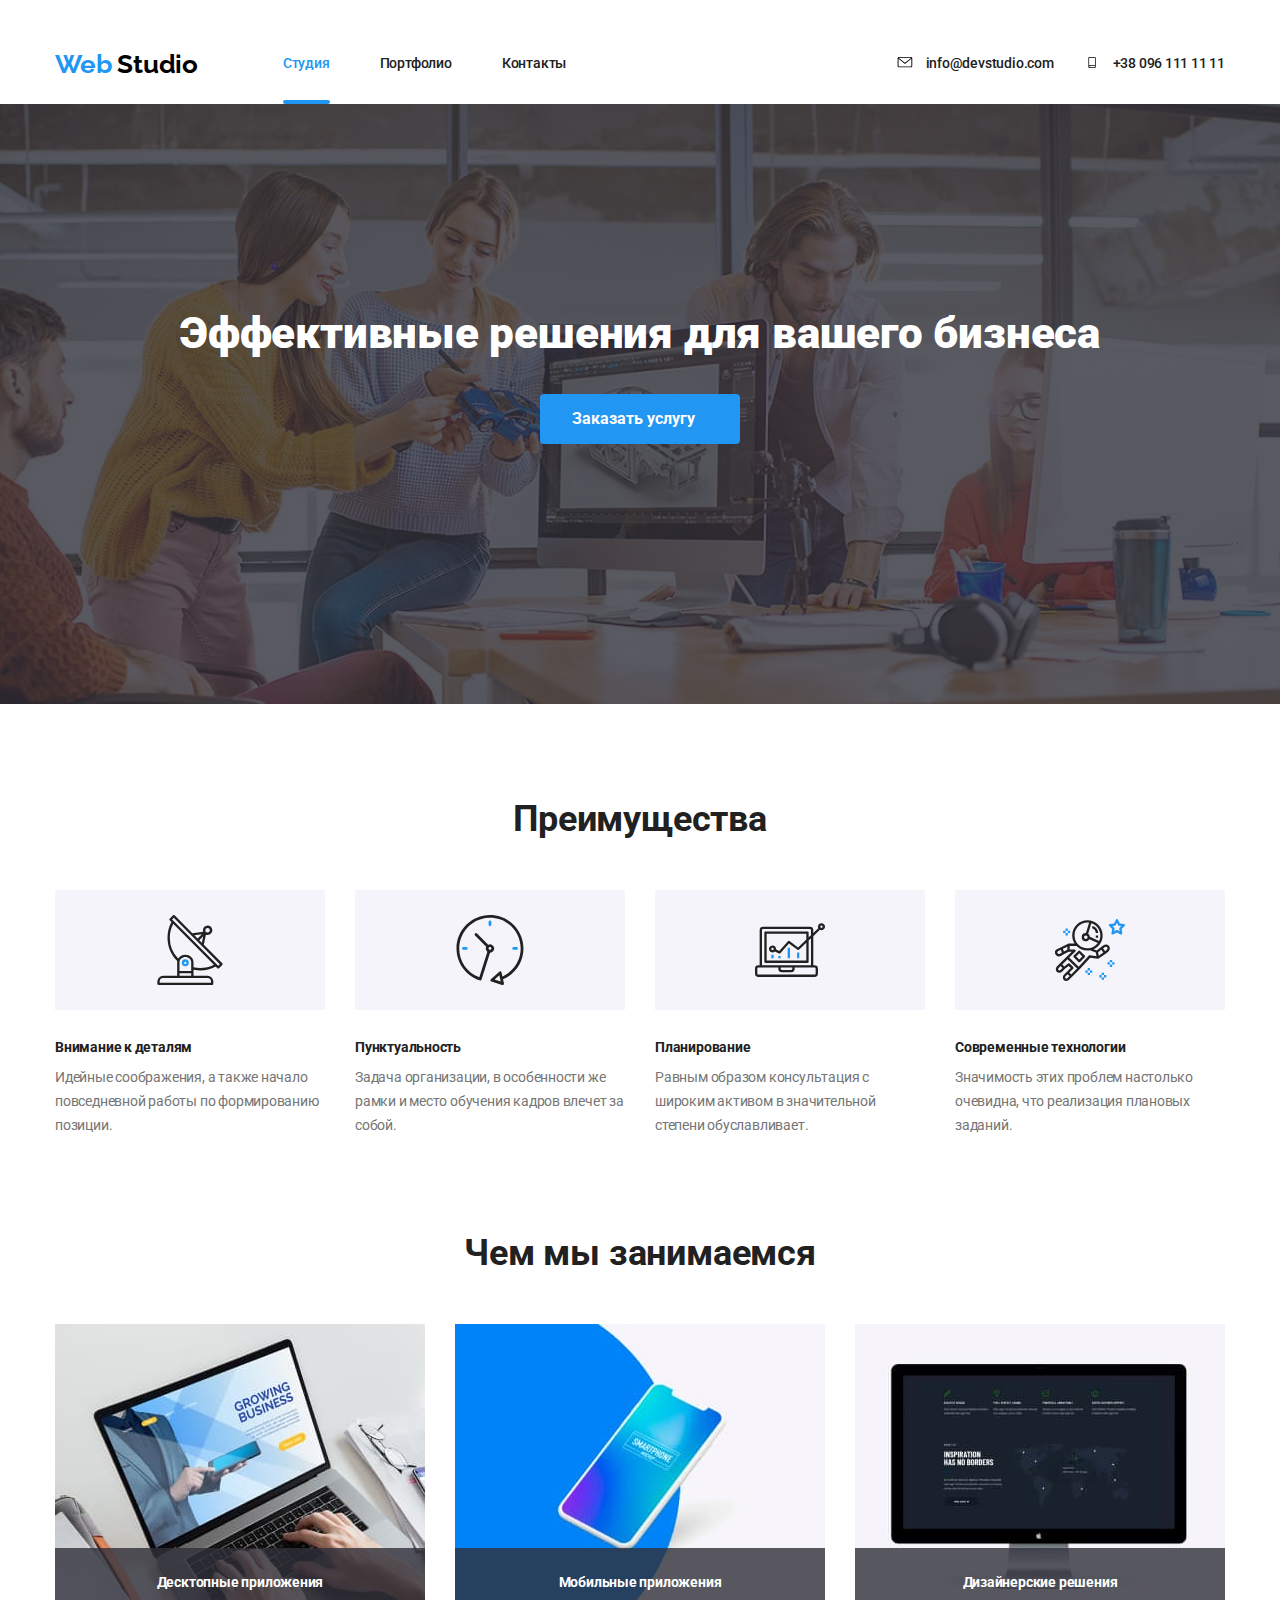
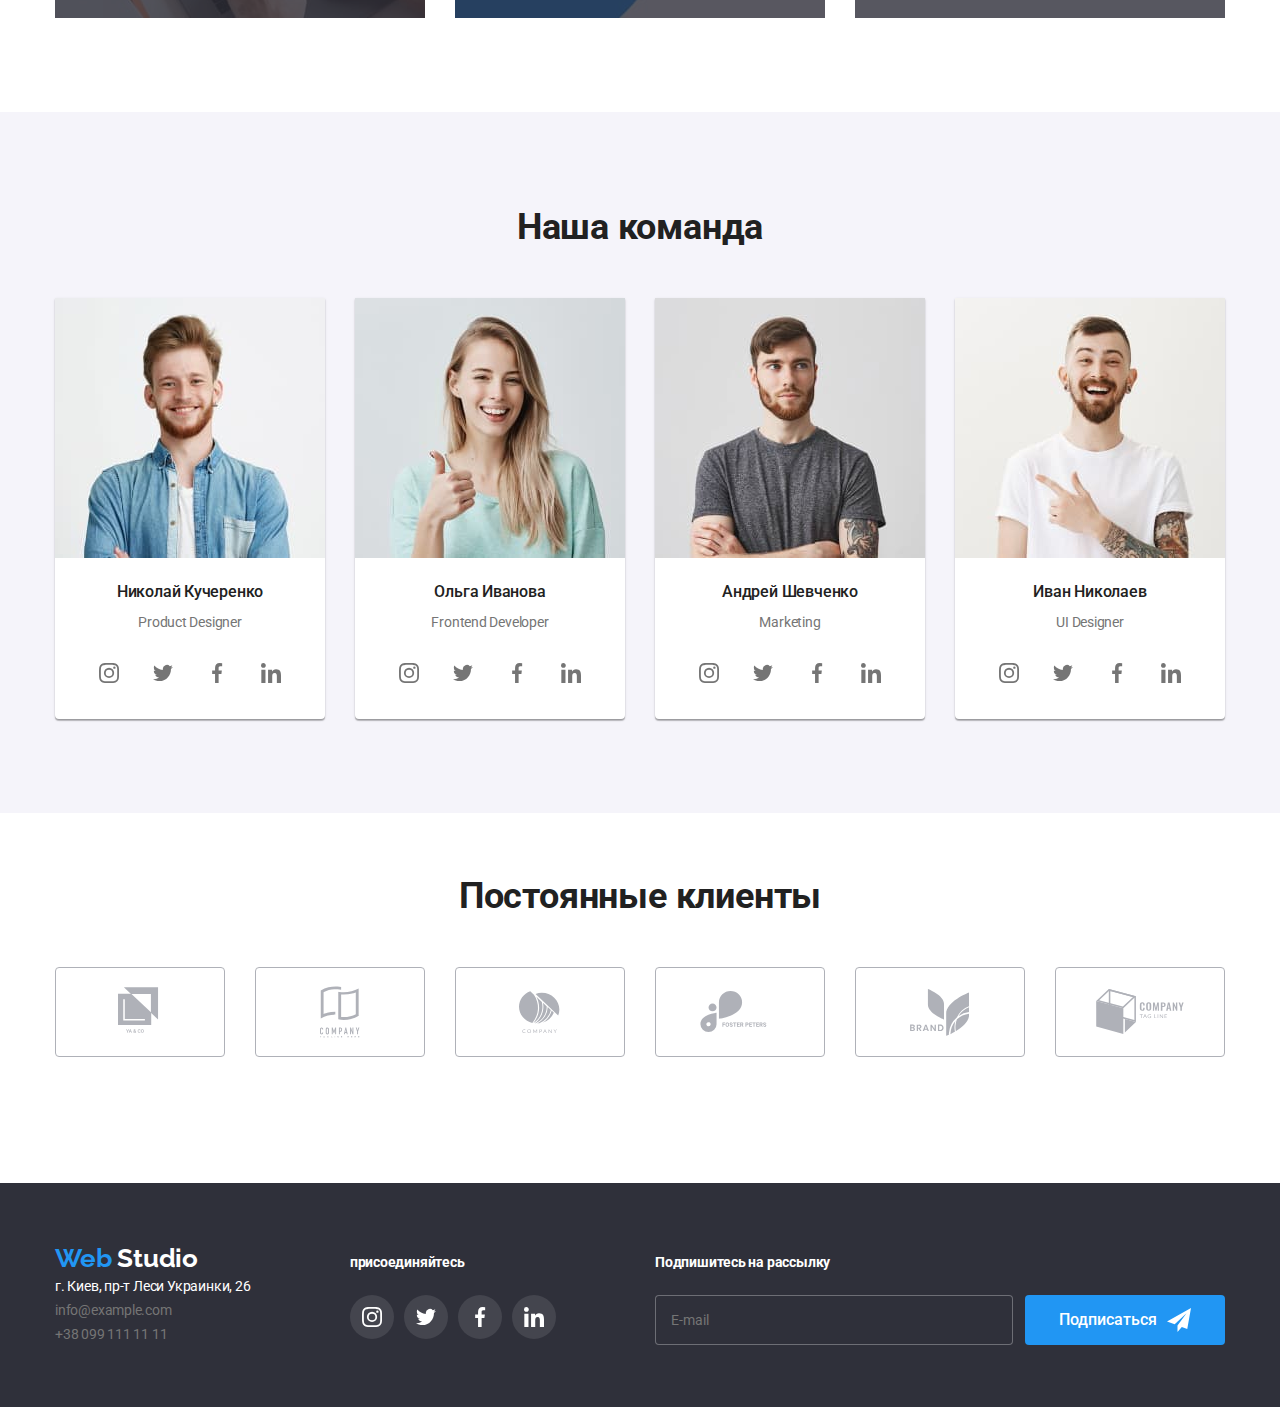
<file: index.html>
<!DOCTYPE html>
<html lang="en">
<head>
    <meta charset="UTF-8">
    <meta name="viewport" content="width=device-width, initial-scale=1.0">
    <title>Document</title>
    <link href="https://fonts.googleapis.com/css2?family=Raleway&family=Roboto:wght@400;500;700;900&display=swap" rel="stylesheet">
    <link
    rel="stylesheet"
    href="https://cdnjs.cloudflare.com/ajax/libs/modern-normalize/0.6.0/modern-normalize.min.css"
  />
    <link rel="stylesheet" href="./css/main.min.css">
</head>
<body>

    <!--Шапка сайта-->
    <header class="page-header"> 
        <div class="container">
        <nav class="main-nav">
            <a href="./index.html" class="logo">
                <span class="logo-primary">Web</span> Studio
            </a>
        <ul class="site-nav list">
            <li class="item"><a href="./index.html" class="link current">Студия</a></li>
            <li class="item"><a href="./portfolio.html" class="link">Портфолио</a></li>
            <li class="item"><a href="" class="link">Контакты</a></li>
        </ul>
      
        <ul class="auth-nav list">
            <li class="item-post item ">
                <a href="./index.html" class="link">
                    <svg class="logo-mail">
                        <use href="./images/sprite.svg#icon-envelope-hover-1" ></use>
                    </svg> 
                    info@devstudio.com
                </a>
            </li>
            <li class="item-post item ">
                <a href="./index.html" class="link">
                    <svg class="logo-mail">
                        <use href="./images/sprite.svg#icon-smartphone-1-1"></use>
                    </svg> 
                    +38 096 111 11 11
                </a>
          </ul>
        </nav>
        </div>
    </header>

    <main>
        <!-- Герой -->
        <section class="section-hero">
            <div class="container">
          <h1 class="hero-title">Эффективные решения для вашего бизнеса</h1>
          <button class="button-hero button" type="button" data-modal-open>Заказать услугу</button>
        </section>

          <!-- Преимущества -->
        <section class="section-feature section">
            <div class="container">
                <h2 class="section-title">Преимущества</h2>
          <ul class="feature-list list">
              <li class="link">
                  <div class="feature">
                <svg class="link-feature">
                    <use href="./images/sprite.svg#icon-antenna-1-1"></use>
                </svg> 
                   </div>
                <h3 class="title">Внимание к деталям</h3>
            <p>
                Идейные соображения, а также начало повседневной работы по формированию позиции.
            </p>
              </li>
              <li class="link">
                <div class="feature">
                <svg class="link-feature">
                    <use href="./images/sprite.svg#icon-clock-1-1"></use>
                </svg> 
                </div>
                <h3 class="title">Пунктуальность</h3>
            <p>
                Задача организации, в особенности же рамки и место обучения кадров влечет за собой.
            </p>
              </li>
              <li class="link">
                <div class="feature">
                <svg class="link-feature">
                    <use href="./images/sprite.svg#icon-diagram-1-1"></use>
                </svg> 
                </div>
                <h3 class="title">Планирование</h3>
            <p>
                Равным образом консультация с широким активом в значительной степени обуславливает.
            </p>
              </li>
              <li class="link">
                <div class="feature">
                <svg class="link-feature">
                    <use href="./images/sprite.svg#icon-astronaut-1-1"></use>
                </svg> 
                </div>
                <h3 class="title">Современные технологии</h3>
            <p>
                Значимость этих проблем настолько очевидна, что реализация плановых заданий.
            </p>
              </li> 
            </ul> 
            </div>
        </section>

          <!-- Чем мы занимаемся -->
      <section class="section">
        <div class="container">
        <h2 class="section-title">Чем мы занимаемся</h2>
        <ul class="work-list list">
            <li class="link">
                <img src="./images/img_1 (1).jpg" alt="Десктопные приложения" width="370" />
                <div class="product-actions">
            <h3 class="title">Десктопные приложения</h3>
                </div>
            </li>
            <li class="link">
                <img src="./images/box (1).jpg" alt="Мобильные приложения" width="370" />
                <div class="product-actions">
            <h3 class="title">Мобильные приложения</h3>
                </div>
            </li>
            <li class="link">
                <img src="./images/img-(9) (1).jpg" alt="Дизайнерские решения" width="370" />
                <div class="product-actions">
            <h3 class="title">Дизайнерские решения</h3>
                </div>
            </li>
        </ul>
        </div>
        </section>

        <!-- Наша команда -->
      <section class="section-team">
        <div class="container">
        <h2 class="section-title">Наша команда</h2>
        <ul class="team-list list">
            <li class="link">
                <img src="./images/img_(1) (1).jpg" alt="Фото" width="270"/>
            <h3 class="title">Николай Кучеренко</h3>
            <p>Product Designer</p>
            <ul class="logo-list list">
                    <li><a class="link" aria-label="instagram">
                        <svg class="link-icon">
                            <use href="./images/sprite.svg#icon-instagram-2-1"></use>
                        </svg>
                    </a>
                    </li>
                    <li><a class="link" aria-label="twitter">
                        <svg class="link-icon">
                            <use href="./images/sprite.svg#icon-twitter-1-1"></use>
                        </svg>  
                    </a>
                   </li>
                    <li><a class="link" aria-label="facebook">
                        <svg class="link-icon">
                            <use href="./images/sprite.svg#icon-facebook-1-1"></use>
                        </svg>
                    </a>
                    </li>
                    <li><a class="link" aria-label="linkedin">
                        <svg class="link-icon">
                            <use href="./images/sprite.svg#icon-linkedin-1-1"></use>
                        </svg>
                    </a>
                   </li>
            </ul>
            </li>
            <li class="link">
                <img src="./images/img_(2) (1).jpg" alt="Фото" width="270" />
            <h3 class="title">Ольга Иванова</h3>
            <p>Frontend Developer</p>
            <ul class="logo-list list">
                <li><a class="link" aria-label="instagram">
                    <svg class="link-icon">
                        <use href="./images/sprite.svg#icon-instagram-2-1"></use>
                    </svg>
                </a>
                </li>
                <li><a class="link" aria-label="twitter">
                    <svg class="link-icon">
                        <use href="./images/sprite.svg#icon-twitter-1-1"></use>
                    </svg>  
                </a>
               </li>
                <li><a class="link" aria-label="facebook">
                    <svg class="link-icon">
                        <use href="./images/sprite.svg#icon-facebook-1-1"></use>
                    </svg>
                </a>
                </li>
                <li><a class="link" aria-label="linkedin">
                    <svg class="link-icon">
                        <use href="./images/sprite.svg#icon-linkedin-1-1"></use>
                    </svg>
                </a>
               </li>
            </ul>
            </li>
            <li class="link">
                <img src="./images/img_(3) (1).jpg" alt="Фото" width="270" />
            <h3 class="title">Андрей Шевченко</h3>
            <p>Marketing</p>
            <ul class="logo-list list">
                <li><a class="link" aria-label="instagram">
                    <svg class="link-icon">
                        <use href="./images/sprite.svg#icon-instagram-2-1"></use>
                    </svg>
                </a>
                </li>
                <li><a class="link" aria-label="twitter">
                    <svg class="link-icon">
                        <use href="./images/sprite.svg#icon-twitter-1-1"></use>
                    </svg>  
                </a>
               </li>
                <li><a class="link" aria-label="facebook">
                    <svg class="link-icon">
                        <use href="./images/sprite.svg#icon-facebook-1-1"></use>
                    </svg>
                </a>
                </li>
                <li><a class="link" aria-label="linkedin">
                    <svg class="link-icon">
                        <use href="./images/sprite.svg#icon-linkedin-1-1"></use>
                    </svg>
                </a>
               </li>
            </ul>
            <li class="link">
                <img src="./images/img_(4) (1).jpg" alt="Фото" width="270" />
            <h3 class="title">Иван Николаев</h3>
            <p>UI Designer</p>
            <ul class="logo-list list">
                <li><a class="link" aria-label="instagram">
                    <svg class="link-icon">
                        <use href="./images/sprite.svg#icon-instagram-2-1"></use>
                    </svg>
                </a>
                </li>
                <li><a class="link" aria-label="twitter">
                    <svg class="link-icon">
                        <use href="./images/sprite.svg#icon-twitter-1-1"></use>
                    </svg>  
                </a>
               </li>
                <li><a class="link" aria-label="facebook">
                    <svg class="link-icon">
                        <use href="./images/sprite.svg#icon-facebook-1-1"></use>
                    </svg>
                </a>
                </li>
                <li><a class="link" aria-label="linkedin">
                    <svg class="link-icon">
                        <use href="./images/sprite.svg#icon-linkedin-1-1"></use>
                    </svg>
                </a>
               </li>
            </ul>
        </ul>
            </div>
        </section>

        <!-- Постоянные клиенты -->
        <section class="section-client section">
            <div class="container">
            <h2 class="section-title">Постоянные клиенты</h2>
            <ul class="client-list list">
                <li class="link">
                    <a href="">
                        <svg class="item" width="44.27" height="49.23">
                            <use href="./images/sprite.svg#icon-logo-1-1"></use>
                        </svg>
                    </a>
                </li>
                <li class="link">
                    <a href="">
                        <svg class="item" width="40" height="52">
                            <use href="./images/sprite.svg#icon-logo-2-1"></use>
                        </svg>
                    </a>
                </li>
                <li class="link">
                    <a href="">
                        <svg class="item" width="41" height="42.6">
                            <use href="./images/sprite.svg#icon-logo-3-1"></use>
                        </svg>
                    </a>
                </li>
                <li class="link">
                    <a href="">
                        <svg class="item" width="79.66" height="42.02">
                            <use href="./images/sprite.svg#icon-logo-4-1"></use>
                        </svg>
                    </a>
                </li>
                <li class="link">
                    <a href="">
                        <svg class="item"  width="59" height="47">
                            <use href="./images/sprite.svg#icon-logo-5-1"></use>
                        </svg>
                    </a>
                </li>
                <li class="link">
                    <a href="">
                        <svg class="item" width="88.48" height="45.44">
                            <use href="./images/sprite.svg#icon-logo-6-1"></use>
                        </svg>
                    </a>
                </li>
            </ul>
            </div>
        </section>
    </main>

          <!-- Футер -->
       <footer class="page-footer">
        <section class="section-footer">
            <div class="container">
                <div class="footer-address">
            <a href="./index.html" class="logo inverse">
                <span class="logo-primary">Web</span> Studio
            </a>
            <address class="address">
                г. Киев, пр-т Леси Украинки, 26
            </address> 
            <ul class="adress-list list">
                <li><a href="mailto:info@example.com" class="link">
                    info@example.com
                    </a>
                </li>
                <li><a href="call:380991111111" class="link">
                        +38 099 111 11 11
                    </a>
                </li>
            </ul>
               </div>
        
               <div class="footer-social">
               <b>присоединяйтесь</b>
               <ul class="logo-list list">
                <li><a class="link">
                    <svg class="link-icon">
                        <use href="./images/sprite.svg#icon-instagram-2-1"></use>
                    </svg>
                </a>
                </li>
                <li><a class="link">
                    <svg class="link-icon">
                        <use href="./images/sprite.svg#icon-twitter-1-1"></use>
                    </svg>  
                </a>
               </li>
                <li><a class="link">
                    <svg class="link-icon">
                        <use href="./images/sprite.svg#icon-facebook-1-1"></use>
                    </svg>
                </a>
                </li>
                <li><a class="link">
                    <svg class="link-icon">
                        <use href="./images/sprite.svg#icon-linkedin-1-1"></use>
                    </svg>
                </a>
               </li>
               </ul>
               </div>

               <form class="form js-speaker-form">
                <div role="group" class="">
                    <b class="group-title">Подпишитесь на рассылку</b>
                <div class="group-button">
                <div class="form-field">
                <input type="email" name="mail" placeholder="E-mail" />
                </div>
                <button type="submit" class="button-primary">Подписаться
                    <svg class="logo-primary">
                        <use href="./images/sprite.svg#icon-icon-send-1"></use>
                    </svg>
                </button>
                </div>
                </div>
               </form>
        </section>
       </footer>

       <div class="backdrop is-hidden" data-modal>
           <div class="modal">
            <form class="form-blank js-speaker-form">
                <b class="title">Оставьте свои данные, мы вам перезвоним</b>
                <ul class="blank-field">
                    <li class="link">
                    <input type="text" class="form-input" name="name"  id="name" placeholder=" " />
                    <label for="name"class="form-label">Имя</label>
                    <svg class="form-icone">
                        <use href="./images/sprite.svg#icon-Vector"></use>
                    </svg>
                    </li>
                    <li class="link">
                    <input type="tel" class="form-input" name="tel" id="tel" placeholder=" " />
                    <label for="tel" class="form-label">Телефон</label>
                    <svg class="form-icone">
                        <use href="./images/sprite.svg#icon-Vector1"></use>
                    </svg>
                    </li>
                    <li class="link">
                    <input type="email" class="form-input" name="mail" id="mail" placeholder=" " />
                    <label for="mail"class="form-label">Почта</label>
                    <svg class="form-icone">
                        <use href="./images/sprite.svg#icon-Vector2"></use>
                    </svg>
                    </li>
                    <li class="link">
                    <label for="comment"></label>
                    <textarea class="comment" name="comment" id="comment" rows="8" placeholder="Коментарий"
                    ></textarea>
                    </li>
                </ul>
            
                  <div class="blank-checkbox">
                    <label class="checkbox-field">
                        <input class="checkbox" type="checkbox" name="policy" />
                        <span class="checkbox-icon"></span>
                        <span class="label">
                            Соглашаюсь с рассылкой и принимаю <a href="./index.html"> Условия договора</a>
                        </span>
                    </label>
                  </div>
            
                  <button type="submit" class="button-primary">Отправить</button>
                  <button type="button" class="button-close" data-modal-close>
                      <svg class="close">
                        <use href="./images/sprite.svg#icon-close-black-18dp"></use>
                    </svg>
                  </button>
                </form>
           </div>
       </div>

<script src="./js/modal.js"></script>
</body>
</html>
</file>
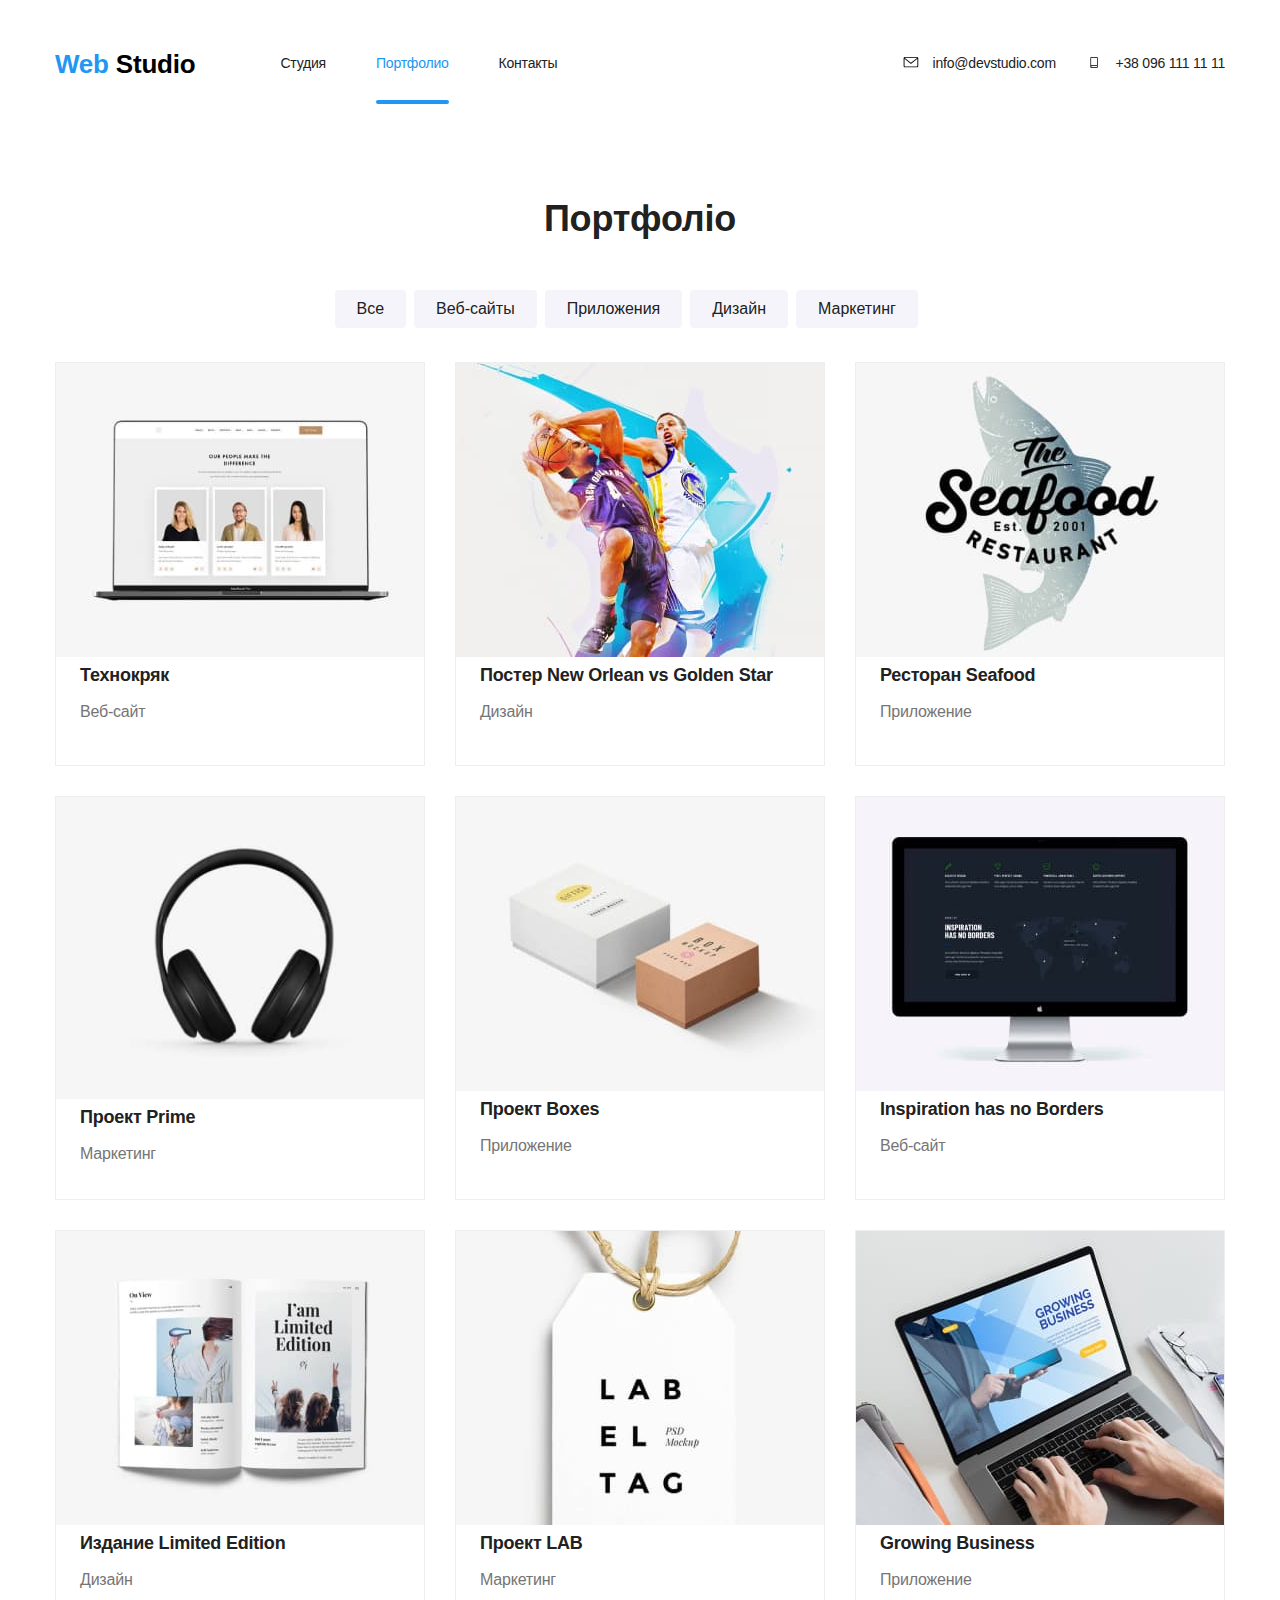
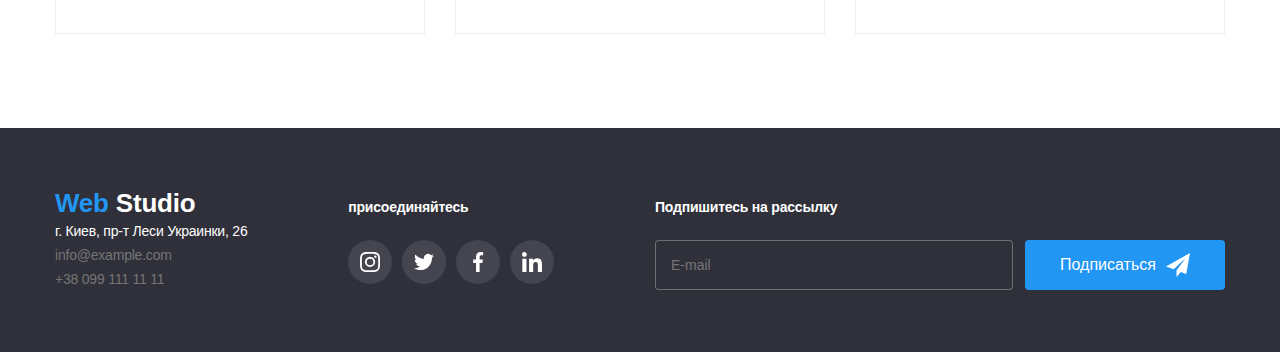
<file: portfolio.html>
<!DOCTYPE html>
<html lang="en">
<head>
    <meta charset="UTF-8">
    <meta name="viewport" content="width=device-width, initial-scale=1.0">
    <title>Document</title>
    <link
    rel="stylesheet"
    href="https://cdnjs.cloudflare.com/ajax/libs/modern-normalize/0.6.0/modern-normalize.min.css"
  />
  <link rel="stylesheet" href="./css/main.min.css">
</head>
<body>

    <!--Шапка сайта-->
    <header class="page-header"> 
        <div class="container">
        <nav class="main-nav">
            <a href="./index.html" class="logo">
                <span class="logo-primary">Web</span> Studio
            </a>
        <ul class="site-nav list">
            <li class="item"><a href="./index.html" class="link">Студия</a></li>
            <li class="item"><a href="./portfolio.html" class="link current">Портфолио</a></li>
            <li class="item"><a href="" class="link">Контакты</a></li>
        </ul>
      
        <ul class="auth-nav list">
            <li class="item-post item ">
                <a href="./index.html" class="link">
                    <svg class="logo-mail">
                        <use href="./images/sprite.svg#icon-envelope-hover-1"></use>
                    </svg> 
                    info@devstudio.com
                </a>
            </li>
            <li class="item-post item ">
                <a href="./index.html" class="link">
                    <svg class="logo-mail">
                        <use href="./images/sprite.svg#icon-smartphone-1-1"></use>
                    </svg> 
                    +38 096 111 11 11
                </a>
          </ul>
        </nav>
        </div>
    </header>
        <main>
            <!-- Портфоліо-->
            <section class="section-portfolio">
                <div class="container">
                <h1 class="section-title">Портфоліо</h1>
                <ul class="filter-list list">
                   <li class="link">
                       <button class="button-style" type="button">Все</button>
                   </li>
                   <li class="link">
                        <button class="button-style" type="button">Веб-сайты</button>
                   </li>
                   <li class="link">
                        <button class="button-style" type="button">Приложения</button>
                   </li>
                   <li class="link">
                        <button class="button-style" type="button">Дизайн</button>
                   </li>
                   <li class="link">
                        <button class="button-style" type="button">Маркетинг</button>
                   </li>
                </ul>

                   <!--Зразки портфоліо-->
                   <ul class="example-list list">
                       <li class="item">
                        <a href="">
                            <div class="product-foto">
                            <img src="./images/img-(1) (1).jpg" alt="Фото" width="370" />
                            <div class="product-text">
                                <p class="galery-text">Технокряк это современная площадка распространения коронавируса. Компании используют эту платформу для цифрового шпионажа и атак на защищённые сервера конкурентов.</p>
                            </div>
                            </div>
                        <h3 class="title">Технокряк</h3>
                        <p class="galery-subtitle">Веб-сайт</p>
                        </a>
                       </li>
                       <li class="item">
                        <a href="">
                            <div class="product-foto">
                            <img src="./images/img-(5) (1).jpg" alt="Фото" width="370" />
                            <div class="product-text">
                                <p class="galery-text">Технокряк это современная площадка распространения коронавируса. Компании используют эту платформу для цифрового шпионажа и атак на защищённые сервера конкурентов.</p>
                            </div>
                            </div>
                        <h3 class="title">Постер New Orlean vs Golden Star</h3>
                        <p class="galery-subtitle">Дизайн</p>
                        </a>
                       </li>
                       <li class="item">
                        <a href="">
                            <div class="product-foto">
                            <img src="./images/img-(6) (1).jpg" alt="Фото" width="370" />
                            <div class="product-text">
                                <p class="galery-text">Технокряк это современная площадка распространения коронавируса. Компании используют эту платформу для цифрового шпионажа и атак на защищённые сервера конкурентов.</p>
                            </div>
                            </div>
                        <h3 class="title">Ресторан Seafood</h3>
                        <p class="galery-subtitle">Приложение</p>
                        </a>
                       </li>
                       <li class="item">
                        <a href="">
                            <div class="product-foto">
                            <img src="./images/img-(7) (1).jpg" alt="Фото" width="370" />
                            <div class="product-text">
                                <p class="galery-text">Технокряк это современная площадка распространения коронавируса. Компании используют эту платформу для цифрового шпионажа и атак на защищённые сервера конкурентов.</p>
                            </div>
                            </div>
                        <h3 class="title">Проект Prime</h3>
                        <p class="galery-subtitle">Маркетинг</p>
                        </a>
                       </li>
                       <li class="item">
                        <a href="">
                            <div class="product-foto">
                            <img src="./images/img-(8) (1).jpg" alt="Фото" width="370" />
                            <div class="product-text">
                                <p class="galery-text">Технокряк это современная площадка распространения коронавируса. Компании используют эту платформу для цифрового шпионажа и атак на защищённые сервера конкурентов.</p>
                            </div>
                            </div>
                        <h3 class="title">Проект Boxes</h3>
                        <p class="galery-subtitle">Приложение</p>
                        </a>
                       </li>
                       <li class="item">
                        <a href="">
                            <div class="product-foto">
                            <img src="./images/img-(9) (1).jpg" alt="Фото" width="370" />
                            <div class="product-text">
                                <p class="galery-text">Технокряк это современная площадка распространения коронавируса. Компании используют эту платформу для цифрового шпионажа и атак на защищённые сервера конкурентов.</p>
                            </div>
                            </div>
                        <h3 class="title">Inspiration has no Borders</h3>
                        <p class="galery-subtitle">Веб-сайт</p>
                        </a>
                       </li>
                       <li class="item">
                        <a href="">
                            <div class="product-foto">
                            <img src="./images/img-(10) (1).jpg" alt="Фото" width="370" />
                            <div class="product-text">
                                <p class="galery-text">Технокряк это современная площадка распространения коронавируса. Компании используют эту платформу для цифрового шпионажа и атак на защищённые сервера конкурентов.</p>
                            </div>
                            </div>
                        <h3 class="title">Издание Limited Edition</h3>
                        <p class="galery-subtitle">Дизайн</p>
                        </a>
                       </li>
                       <li class="item">
                        <a href="">
                            <div class="product-foto">
                            <img src="./images/img-(11) (1).jpg" alt="Фото" width="370" />
                            <div class="product-text">
                                <p class="galery-text">Технокряк это современная площадка распространения коронавируса. Компании используют эту платформу для цифрового шпионажа и атак на защищённые сервера конкурентов.</p>
                            </div>
                            </div>
                        <h3 class="title">Проект LAB</h3>
                        <p class="galery-subtitle">Маркетинг</p>
                        </a>
                       </li>
                       <li class="item">
                        <a href="">
                            <div class="product-foto">
                            <img src="./images/img-(12) (1).jpg" alt="Фото" width="370" />
                            <div class="product-text">
                                <p class="galery-text">Технокряк это современная площадка распространения коронавируса. Компании используют эту платформу для цифрового шпионажа и атак на защищённые сервера конкурентов.</p>
                            </div>
                            </div>
                        <h3 class="title">Growing Business</h3>
                        <p class="galery-subtitle">Приложение</p>
                        </a>
                       </li>
                   </ul>
                </div>
            </section>
        </main>

          <!-- Футер -->
          <footer class="page-footer">
            <section class="section-footer">
                <div class="container">
                    <div class="footer-address">
                <a href="./index.html" class="logo inverse">
                    <span class="logo-primary">Web</span> Studio
                </a>
                <address class="address">
                    г. Киев, пр-т Леси Украинки, 26
                </address> 
                <ul class="adress-list list">
                    <li><a href="mailto:info@example.com" class="link">
                        info@example.com
                        </a>
                    </li>
                    <li><a href="call:380991111111" class="link">
                            +38 099 111 11 11
                        </a>
                    </li>
                </ul>
                   </div>
            
                   <div class="footer-social">
                    <b>присоединяйтесь</b>
                    <ul class="logo-list list">
                     <li><a class="link">
                         <svg class="link-icon">
                             <use href="./images/sprite.svg#icon-instagram-2-1"></use>
                         </svg>
                     </a>
                     </li>
                     <li><a class="link">
                         <svg class="link-icon">
                             <use href="./images/sprite.svg#icon-twitter-1-1"></use>
                         </svg>  
                     </a>
                    </li>
                     <li><a class="link">
                         <svg class="link-icon">
                             <use href="./images/sprite.svg#icon-facebook-1-1"></use>
                         </svg>
                     </a>
                     </li>
                     <li><a class="link">
                         <svg class="link-icon">
                             <use href="./images/sprite.svg#icon-linkedin-1-1"></use>
                         </svg>
                     </a>
                    </li>
                    </ul>
                    </div>
     
                    <form class="form js-speaker-form">
                        <div role="group" class="">
                            <b class="group-title">Подпишитесь на рассылку</b>
                        <div class="group-button">
                        <div class="form-field">
                        <input type="email" name="mail" placeholder="E-mail" />
                        </div>
                        <button type="submit" class="button-primary">Подписаться
                            <svg class="logo-primary">
                                <use href="./images/sprite.svg#icon-icon-send-1"></use>
                            </svg>
                        </button>
                        </div>
                        </div>
                       </form>
                </div>
    
            </section>
           </footer>

    
</body>
</html>
</file>
<file: css/main.min.css>
html{-webkit-box-sizing:border-box;box-sizing:border-box}*,*::before,*::after{-webkit-box-sizing:inherit;box-sizing:inherit}body{background-color:#fff;color:#757575;font-family:"Roboto",sans-serif;letter-spacing:-0.015em;font-size:14px;line-height:1.71}.list{padding:0;margin:0;text-decoration:none;list-style:none}.container{margin-left:auto;margin-right:auto;width:1200px;padding-left:15px;padding-right:15px}.link{list-style:none}.button{display:-webkit-inline-box;display:-ms-inline-flexbox;display:inline-flex;-webkit-box-align:center;-ms-flex-align:center;align-items:center;border-radius:4px;padding:10px 29px;color:#fff;background-color:#2196F3;font-family:inherit;font-weight:bold;font-size:16px;line-height:1.88;text-align:center;text-decoration:none}.section{margin-top:0;margin-bottom:0;padding-bottom:94px}.ul{list-style:none}.logo-list .link{color:#757575;text-decoration:none;cursor:pointer}.section-title{margin-top:0;margin-bottom:50px;color:#212121;font-weight:700;font-size:36px;line-height:1.17;text-align:center}.section-list .title{color:#212121}.section-list .link{text-decoration:none}.page-header{padding-top:24px;padding-bottom:0}.main-nav{display:-webkit-box;display:-ms-flexbox;display:flex;-webkit-box-align:center;-ms-flex-align:center;align-items:center}.site-nav{display:-webkit-box;display:-ms-flexbox;display:flex}.site-nav .item:not(:last-child){margin-right:50px}.item .current::after{content:'';position:absolute;bottom:0;left:0;height:4px;width:100%;background-color:#2196F3;border-radius:2px}.site-nav .link,.auth-nav .link{color:#212121;font-weight:500;font-size:14px;line-height:1.14;text-decoration:none;-webkit-transition:color,fill 250ms cubic-bezier(0.4, 0, 0.2, 1);transition:color,fill 250ms cubic-bezier(0.4, 0, 0.2, 1)}.site-nav .link{position:relative;display:block;padding-top:32px;padding-bottom:32px}.site-nav .link:hover,.site-nav .link:focus{color:#2196F3}.site-nav .link.current{color:#2196F3}.auth-nav{margin-left:auto;display:-webkit-box;display:-ms-flexbox;display:flex;-webkit-box-align:center;-ms-flex-align:center;align-items:center}.auth-nav .link:hover,.auth-nav .link:focus{color:#2196F3;fill:#2196F3}.auth-nav .item:not(:last-child){margin-right:30px}.logo-mail{background-size:cover;-webkit-box-align:center;-ms-flex-align:center;align-items:center;background-repeat:no-repeat;width:16px;height:11px;margin-right:10px}.logo{margin-right:85px;color:#000;font-family:"Raleway",sans-serif;font-weight:bold;font-size:26px;line-height:1.19;text-decoration:none}.logo-primary{color:#2196F3}.section-hero{margin-top:0;padding-top:200px;padding-bottom:200px;text-align:center;height:600px;max-width:1600px;margin-left:auto;margin-right:auto;background-position:center;background-image:-webkit-gradient(linear, left top, right top, from(rgba(47,48,58,0.8)), to(rgba(47,48,58,0.8))),url("../images/Header img (1).jpg");background-image:linear-gradient(to right, rgba(47,48,58,0.8), rgba(47,48,58,0.8)),url("../images/Header img (1).jpg");background-color:grey;background-repeat:no-repeat;background-size:cover}.hero-title{margin-top:0;margin-bottom:30px;color:#fff;font-weight:900;font-size:44px;line-height:1.36}.button-hero{padding:10px 32px;min-width:200px;border:none}.section-feature{padding-top:94px}.feature-list{display:-webkit-box;display:-ms-flexbox;display:flex}.feature-list .title{margin-top:30px;margin-bottom:10px;color:#212121;font-weight:700;font-size:14px;line-height:1.14}.feature-list .link{display:block;width:calc((100% - 90px) / 4);color:#757575;text-decoration:none}.feature-list .link:not(:last-child){margin-right:30px}.feature-list .feature{height:120px;background-color:#F5F4FA;display:-webkit-box;display:-ms-flexbox;display:flex;-webkit-box-pack:center;-ms-flex-pack:center;justify-content:center;-webkit-box-align:center;-ms-flex-align:center;align-items:center}.link-feature{width:70px;height:70px}.feature-list p{margin-top:0;margin-bottom:0}.work-list{display:-webkit-box;display:-ms-flexbox;display:flex}.work-list .link:not(:last-child){margin-right:30px}.work-list .title{color:#fff;font-weight:700;font-size:14px;line-height:1.14;text-align:center}.product-actions{width:100%;height:70px;background-color:rgba(47,48,58,0.8);position:absolute;display:-webkit-box;display:-ms-flexbox;display:flex;-webkit-box-align:center;-ms-flex-align:center;align-items:center;-webkit-box-pack:center;-ms-flex-pack:center;justify-content:center;bottom:0}.work-list .link{display:block;width:calc((100% - 60px) / 3);height:294px;text-decoration:none;background-position:center;background-color:grey;background-repeat:no-repeat;background-size:cover;position:relative}.section-team{padding-top:94px;padding-bottom:94px;background-color:#F5F4FA}.team-list{display:-webkit-box;display:-ms-flexbox;display:flex}.team-list .title{margin-bottom:10px;color:#212121;font-weight:500;font-size:16px;line-height:1.19;text-align:center}.team-list p{margin-top:0;margin-bottom:16px;text-align:center}.team-list .link{display:block;width:calc((100% - 90px) / 4);text-decoration:none;background-color:#fff;-webkit-box-shadow:0px 2px 1px rgba(0,0,0,0.2),0px 1px 1px rgba(0,0,0,0.14),0px 1px 3px rgba(0,0,0,0.12);box-shadow:0px 2px 1px rgba(0,0,0,0.2),0px 1px 1px rgba(0,0,0,0.14),0px 1px 3px rgba(0,0,0,0.12);border-radius:0px 0px 4px 4px}.team-list .link:not(:last-child){margin-right:30px}.link-icon{width:20px;height:20px}.logo-list{display:-webkit-box;display:-ms-flexbox;display:flex;margin-top:0;margin-bottom:24px;margin-right:32px;margin-left:32px}.logo-list .link{width:44px;height:44px;margin-right:10px;border-radius:50%;display:-webkit-box;display:-ms-flexbox;display:flex;-webkit-box-align:center;-ms-flex-align:center;align-items:center;-webkit-box-pack:center;-ms-flex-pack:center;justify-content:center;fill:#757575;-webkit-box-shadow:none;box-shadow:none;-webkit-transition:fill 250ms cubic-bezier(0.4, 0, 0.2, 1);transition:fill 250ms cubic-bezier(0.4, 0, 0.2, 1)}.logo-list .link:hover,.logo-list .link:focus{background-color:#2196F3;fill:#fff}.section-client{padding-top:62px;padding-bottom:126px}.client-list{display:-webkit-box;display:-ms-flexbox;display:flex;-ms-flex-wrap:wrap;flex-wrap:wrap}.client-list .link{display:-webkit-inline-box;display:-ms-inline-flexbox;display:inline-flex;-webkit-box-pack:center;-ms-flex-pack:center;justify-content:center;-webkit-box-align:center;-ms-flex-align:center;align-items:center;text-align:center;width:calc((100% - 150px) / 6);height:90px;text-decoration:none;border:1px solid #AFB1B8;border-radius:4px;-webkit-transition:border 250ms cubic-bezier(0.4, 0, 0.2, 1);transition:border 250ms cubic-bezier(0.4, 0, 0.2, 1)}.client-list .link:hover,.client-list .link:focus{border-color:#2196F3}.client-list .item{display:-webkit-box;display:-ms-flexbox;display:flex;-webkit-box-pack:center;-ms-flex-pack:center;justify-content:center;fill:#AFB1B8;-webkit-transition:fill 250ms cubic-bezier(0.4, 0, 0.2, 1);transition:fill 250ms cubic-bezier(0.4, 0, 0.2, 1)}.link:hover .item{fill:#2196F3}.client-list .link:not(:last-child){margin-right:30px}.page-footer{background-color:#2F303A}.page-footer .container{display:-webkit-box;display:-ms-flexbox;display:flex;-webkit-box-pack:justify;-ms-flex-pack:justify;justify-content:space-between;-webkit-box-align:baseline;-ms-flex-align:baseline;align-items:baseline}.logo.inverse{color:#fff}.footer-address{padding-top:60px;padding-bottom:60px}.footer-address .logo{margin-right:0;margin-top:0;margin-bottom:20px}.address{color:#fff;text-decoration:none;font-style:inherit}.adress-list .link{color:#757575;-webkit-transition:color 250ms cubic-bezier(0.4, 0, 0.2, 1);transition:color 250ms cubic-bezier(0.4, 0, 0.2, 1)}.adress-list .link:hover,.adress-list .link:focus{color:#2196F3}.footer-social{display:inline-block;width:206px;color:#fff}.footer-social .logo-list{margin:0;padding:20px 0px 0px 0px}.footer-social .link{fill:#fff;background-color:rgba(255,255,255,0.1)}.form{width:570px;padding:0}.form .group{display:-webkit-box;display:-ms-flexbox;display:flex}.group-title{color:#fff;margin-bottom:20px}.group-button{display:-webkit-box;display:-ms-flexbox;display:flex;-webkit-box-align:center;-ms-flex-align:center;align-items:center;-webkit-box-pack:center;-ms-flex-pack:center;justify-content:center;text-align:center;padding-top:20px}.form-field{width:358px;display:-webkit-box;display:-ms-flexbox;display:flex;margin-right:12px}.form-field input{width:100%;padding:16px 15px;border:1px solid rgba(255,255,255,0.3);border-radius:4px;background-color:#2F303A}.button-primary{display:-webkit-box;display:-ms-flexbox;display:flex;-webkit-box-align:center;-ms-flex-align:center;align-items:center;-webkit-box-pack:center;-ms-flex-pack:center;justify-content:center;width:200px;height:50px;border-radius:4px;background-color:#2196F3;color:#fff;font-weight:500;border:none;font-size:16px;padding:0}.button-primary .logo-primary{width:24px;height:24px;margin-left:10px;fill:#fff}.backdrop{position:fixed;top:0;left:0;width:100%;height:100%;background-color:rgba(0,0,0,0.2);opacity:1;-webkit-transition:opacity 600ms cubic-bezier(0.4, 0, 0.2, 1);transition:opacity 600ms cubic-bezier(0.4, 0, 0.2, 1)}.backdrop.is-hidden{opacity:0;pointer-events:none}.modal{display:-webkit-box;display:-ms-flexbox;display:flex;position:relative;top:50%;left:50%;-webkit-transform:translate(-50%, -50%);transform:translate(-50%, -50%);width:528px;background-color:#fff}.form-blank{width:100%;padding:40px}.form-blank .title{display:-webkit-box;display:-ms-flexbox;display:flex;-webkit-box-pack:center;-ms-flex-pack:center;justify-content:center;text-align:center;font-weight:700;font-size:20px;line-height:1.5;color:#212121}.blank-field{margin-top:30px;margin-bottom:20px}.blank-field .link:not(:last-child){margin-bottom:28px}.blank-field .link{display:-webkit-box;display:-ms-flexbox;display:flex;-webkit-box-align:center;-ms-flex-align:center;align-items:center;position:relative}.form-input:focus+.form-label,.form-input:not(:placeholder-shown)+.form-label{color:#2196F3;-webkit-transform:translateY(-30px) translateX(-28px);transform:translateY(-30px) translateX(-28px)}.form-label{position:absolute;margin-left:42px;-webkit-transition:color 250ms cubic-bezier(0.4, 0, 0.2, 1);transition:color 250ms cubic-bezier(0.4, 0, 0.2, 1)}.form-icone{position:absolute;margin-left:16px;width:18px;height:18px;fill:#212121;-webkit-transition:fill 250ms cubic-bezier(0.4, 0, 0.2, 1);transition:fill 250ms cubic-bezier(0.4, 0, 0.2, 1)}.form-input:focus ~ .form-icone{fill:#2196F3}textarea{resize:none;width:100%;padding:12px 16px;border:1px solid rgba(33,33,33,0.2);border-radius:4px}.blank-field input{width:100%;padding-top:12px;padding-bottom:12px;padding-left:42px;border:1px solid rgba(33,33,33,0.2);border-radius:4px}.blank-checkbox{display:-webkit-box;display:-ms-flexbox;display:flex;-webkit-box-pack:center;-ms-flex-pack:center;justify-content:center;margin-bottom:30px}.checkbox{position:absolute;width:1px;height:1px;margin:-1px;border:0;padding:0;clip:rect(0 0 0 0);overflow:hidden}.blank-checkbox a{color:#2196F3}.checkbox-icon{display:inline-block;width:16px;height:15px;border-radius:4px;border:2px solid #212121;margin-right:7px}.checkbox:checked+.checkbox-icon{background-color:#2196F3;background-image:url("../images/icon check.svg");background-size:contain;background-origin:border-box;border-color:#2196F3}.checkbox-field{display:-webkit-box;display:-ms-flexbox;display:flex;-webkit-box-align:center;-ms-flex-align:center;align-items:center}.backdrop .button-primary{margin-right:auto;margin-left:auto}.button-close{position:absolute;top:8px;right:8px;width:30px;height:30px;background-color:#fff;border:1px solid rgba(0,0,0,0.1);border-radius:50%;display:-webkit-box;display:-ms-flexbox;display:flex}.button-close .close{width:18px;height:18px;-webkit-transition:fill 250ms cubic-bezier(0.4, 0, 0.2, 1);transition:fill 250ms cubic-bezier(0.4, 0, 0.2, 1)}.button-close:hover .close{fill:#2196F3}.section-portfolio{padding-top:94px;padding-bottom:94px}.filter-list{display:-webkit-box;display:-ms-flexbox;display:flex;margin-top:0;margin-bottom:34px;margin-right:auto;margin-left:auto;width:611px}.filter-list .link:not(:last-child){margin-right:8px}.filter-list .link{display:block;color:#212121;text-decoration:none}.filter-list .link:hover,.filter-list .link:focus{color:#fff}.filter-list .button-style{border:none;border-radius:4px;padding:6px 22px;min-width:29px;background-color:#F5F4FA;color:#212121;font-weight:500;font-size:16px;line-height:1.63;text-align:center;-webkit-transition:color,background-color 250ms cubic-bezier(0.4, 0, 0.2, 1);transition:color,background-color 250ms cubic-bezier(0.4, 0, 0.2, 1)}.button-style:hover,.button-style:focus{color:#fff;background-color:#2196F3;-webkit-box-shadow:0px 2px 2px rgba(0,0,0,0.12),0px 1px 2px rgba(0,0,0,0.08),0px 3px 1px rgba(0,0,0,0.1);box-shadow:0px 2px 2px rgba(0,0,0,0.12),0px 1px 2px rgba(0,0,0,0.08),0px 3px 1px rgba(0,0,0,0.1)}.example-list{display:-webkit-box;display:-ms-flexbox;display:flex;-ms-flex-wrap:wrap;flex-wrap:wrap;padding-top:0}.example-list .title{margin-top:0;margin-bottom:4px;margin-left:24px;color:#212121;font-weight:700;font-size:18px;line-height:2.0}.example-list .item{display:block;width:calc((100% - 60px) / 3);height:404px;color:#757575;border:1px solid #EEEEEE;text-decoration:none;background-position:center;background-repeat:no-repeat;background-size:cover;-webkit-transition:-webkit-box-shadow 250ms cubic-bezier(0.4, 0, 0.2, 1);transition:-webkit-box-shadow 250ms cubic-bezier(0.4, 0, 0.2, 1);transition:box-shadow 250ms cubic-bezier(0.4, 0, 0.2, 1);transition:box-shadow 250ms cubic-bezier(0.4, 0, 0.2, 1), -webkit-box-shadow 250ms cubic-bezier(0.4, 0, 0.2, 1)}.example-list .item:hover,.example-list .item:focus{-webkit-box-shadow:1px 4px 6px rgba(0,0,0,0.16),0px 4px 4px rgba(0,0,0,0.06),0px 1px 1px rgba(0,0,0,0.12);box-shadow:1px 4px 6px rgba(0,0,0,0.16),0px 4px 4px rgba(0,0,0,0.06),0px 1px 1px rgba(0,0,0,0.12)}.example-list .item:not(:nth-child(3n)){margin-right:30px}.example-list .item:not(:nth-last-child(-n+3)){margin-bottom:30px}.product-foto{display:-webkit-box;display:-ms-flexbox;display:flex;position:relative;overflow:hidden}.product-text{width:100%;height:100%;background-color:#2196F3;position:absolute;display:-webkit-box;display:-ms-flexbox;display:flex;-webkit-box-align:center;-ms-flex-align:center;align-items:center;-webkit-box-pack:center;-ms-flex-pack:center;justify-content:center;top:0;-webkit-transform:translateY(100%);transform:translateY(100%);-webkit-transition:-webkit-transform 250ms cubic-bezier(0.4, 0, 0.2, 1);transition:-webkit-transform 250ms cubic-bezier(0.4, 0, 0.2, 1);transition:transform 250ms cubic-bezier(0.4, 0, 0.2, 1);transition:transform 250ms cubic-bezier(0.4, 0, 0.2, 1), -webkit-transform 250ms cubic-bezier(0.4, 0, 0.2, 1)}.example-list .item:hover .product-text,.example-list .item:focus .product-text{-webkit-transform:translateY(0);transform:translateY(0)}.galery-subtitle{margin-top:0;margin-bottom:20px;margin-left:24px;color:#757575;font-weight:400;font-size:16px;line-height:1.88}a{text-decoration:none}.galery-text{margin-right:24px;margin-left:24px;color:#fff;font-weight:400;font-size:18px;line-height:1.56}
/*# sourceMappingURL=main.min.css.map */
</file>
